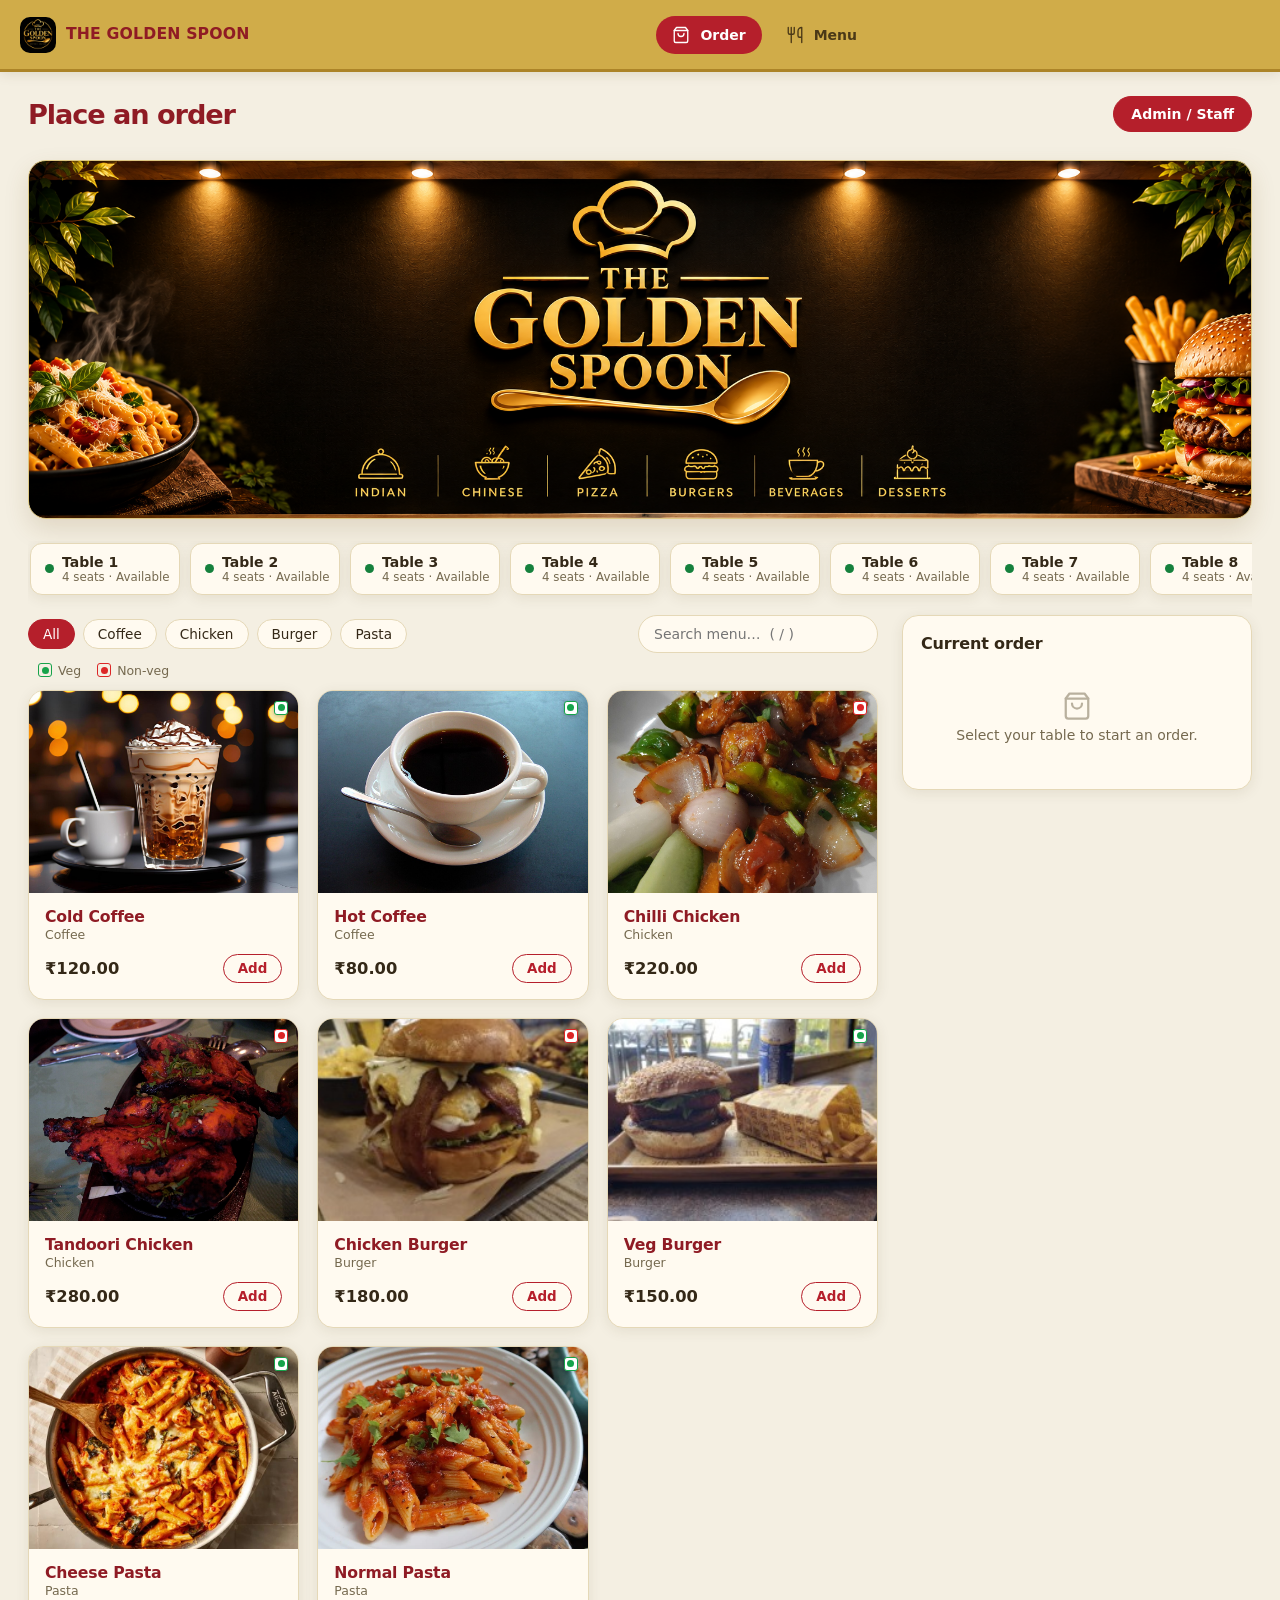
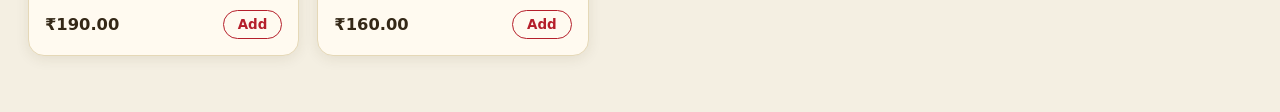
<file: static/index.html>
<!doctype html>
<html lang="en">
<head>
<meta charset="utf-8">
<meta name="viewport" content="width=device-width, initial-scale=1">
<meta name="theme-color" content="#0b1220">
<title>Restaurant Management System</title>
<link rel="icon" href="images/golden-spoon-logo.png" type="image/png">
<link rel="stylesheet" href="style.css">
<script>try{document.documentElement.dataset.theme=localStorage.getItem("rms-theme")||"light"}catch(e){}</script>
</head>
<body>
<noscript><p style="padding:24px">Please enable JavaScript to use this app.</p></noscript>
<div id="login" class="login" hidden>
  <section class="login-art">
    <img class="logo" src="images/golden-spoon-logo.png" alt="">
    <h1>Restaurant<br>management.</h1>
    <p>Management access for restaurant staff.</p>
    <ul><li>Table and order management</li><li>GST-ready invoices</li><li>Role-based staff access</li></ul>
  </section>
  <section class="login-form">
    <form id="login-form" class="card">
      <button id="login-back" class="admin-back" type="button">← Back to menu</button>
      <h2>Sign in</h2>
      <p class="muted">Administrator and staff access</p>
      <label for="login-email">Email</label>
      <input id="login-email" type="email" placeholder="admin@restaurant.local" autocomplete="username" required>
      <label for="login-password">Password</label>
      <div class="pwwrap"><input id="login-password" type="password" placeholder="Password" autocomplete="current-password" required>
        <button type="button" class="eye" data-login-eye aria-label="Show password">Show</button></div>
      <button class="primary block" type="submit">Sign in</button>
      <p id="login-hint" class="hint">Default admin: admin@restaurant.local / admin123<br>Staff: staff@restaurant.local / staff123</p>
      <p class="security-note">Browser-only credentials are stored on this device and are not secure for a public admin portal.</p>
    </form>
  </section>
</div>
<div id="app" class="shell">
  <aside class="side">
    <div class="brandrow"><img class="logo sm" src="images/golden-spoon-logo.png" alt=""><h1 id="brand">Restaurant</h1></div>
    <nav id="nav" aria-label="Main"></nav>
    <div class="userbox">
      <div class="avatar" id="avatar">G</div>
      <div><b id="uname">Guest</b><small class="muted" id="urole">Customer</small></div>
    </div>
  </aside>
  <div class="main">
    <header class="topbar">
      <h2 id="title">Orders</h2>
      <div class="topright"><span id="date" class="muted"></span><span id="clock" class="clock"></span>
        <button id="admin-access" class="admin-access" type="button">Admin / Staff</button>
        <button class="iconbtn" data-theme-btn id="themebtn" title="Switch light / dark theme" aria-label="Switch theme"></button></div>
    </header>
    <main id="view"></main>
  </div>
</div>

<div id="modal" class="modal" hidden><div class="box" id="box" role="dialog" aria-modal="true"></div></div>
<div id="toast" role="status" aria-live="polite"></div>
<script src="static-data.js"></script>
<script src="app.js"></script>
</body>
</html>
</file>
<file: static/style.css>
:root{--bg:#f4f6fa;--surface:#fff;--line:#e4e8ef;--txt:#0f172a;--mut:#64748b;--navy:#0b1220;--navy2:#162033;
--brand:#2563eb;--brand-d:#1d4ed8;--brand-l:#eaf1ff;--ok:#15803d;--ok-l:#e8f7ee;--bad:#c62828;--bad-l:#fdecec;--warn:#b45309;--warn-l:#fff4e0;
--hover:#f8fafc;--brand-b:#cfe0ff;--ok-b:#bfe6cc;--bad-b:#f2c4c4;--r:12px;--shadow:0 1px 2px rgba(15,23,42,.05),0 4px 14px rgba(15,23,42,.05)}
*{box-sizing:border-box}
body{margin:0;font-family:Inter,system-ui,"Segoe UI",Roboto,sans-serif;background:var(--bg);color:var(--txt);font-size:14px;-webkit-font-smoothing:antialiased}
h1,h2,h3,h4{margin:0;font-weight:600;letter-spacing:-.01em}
h3{font-size:1rem;margin-bottom:14px;display:flex;align-items:center;gap:8px}
label{display:block;font-size:.76rem;font-weight:600;color:var(--mut);margin:8px 0 2px}
.muted{color:var(--mut)}.r{text-align:right}.c{text-align:center}[hidden]{display:none!important}
button{font:inherit;font-weight:500;cursor:pointer;border:1px solid var(--line);background:var(--surface);color:var(--txt);padding:8px 14px;border-radius:8px;transition:.15s}
button:hover{border-color:var(--brand);background:var(--hover)}
button:focus-visible,input:focus-visible,select:focus-visible{outline:2px solid var(--brand);outline-offset:1px}
button.primary{background:var(--brand);border-color:var(--brand);color:#fff;font-weight:600}
button.primary:hover{background:var(--brand-d)}
button.danger{color:var(--bad);border-color:var(--bad-b);background:var(--surface)}button.danger:hover{background:var(--bad-l)}
button.block{width:100%;padding:11px;margin-top:12px}button.sm{padding:5px 10px;font-size:.8rem}
button.ghost{background:none;border:0;color:#9fb0cc;padding:4px 0;font-size:.78rem;border-radius:4px}button.ghost:hover{color:#fff;background:none}
input,select{font:inherit;width:100%;padding:10px 12px;margin:2px 0 4px;border-radius:8px;border:1px solid var(--line);background:var(--surface);color:var(--txt)}
input:focus,select:focus{border-color:var(--brand)}

/* demo sign-in */
.login{min-height:100vh;display:grid;grid-template-columns:1.1fr 1fr;background:var(--surface)}
.login-art{background:radial-gradient(circle at 15% 10%,#1e3a8a 0,transparent 50%),linear-gradient(120deg,#263f78,#c6a94f 75%);color:#fff;padding:64px 56px;display:flex;flex-direction:column;justify-content:center;gap:18px}
.login-art h1{font-size:2.4rem;line-height:1.15;margin-top:12px}.login-art p{color:#dbe4f5;max-width:420px;margin:0;font-size:1rem}
.login-art ul{list-style:none;padding:0;margin:10px 0 0;display:grid;gap:10px;color:#f3f0e6}
.login-art li:before{content:"✓";color:#60a5fa;font-weight:700;margin-right:10px}
.login-form{display:grid;place-items:center;padding:24px;background:#fffaf0}
.card{width:100%;max-width:420px}.card h2{font-size:1.6rem;margin-bottom:4px}.card .muted{margin:0 0 18px}
.hint,.security-note{color:var(--mut);font-size:.8rem;text-align:center;margin:14px 0 0}.hint{white-space:pre-line}
.security-note{color:#8a3d2c;font-size:.74rem}
.pwwrap{display:flex;align-items:center;border:1px solid var(--line);border-radius:8px;margin:2px 0 4px}
.pwwrap input{border:0;margin:0}.pwwrap .eye{border:0;background:transparent;color:var(--brand);padding:8px 12px}
.admin-back{border:0;background:transparent;color:#555;padding:4px 0;margin:0 0 24px;font-size:.86rem}
.admin-back:hover{background:transparent;color:var(--brand)}

/* logo */
.logo-mark{width:44px;height:44px;border-radius:12px;background:linear-gradient(135deg,#3b82f6,#1d4ed8);color:#fff;display:grid;place-items:center;font-weight:700;font-size:1.3rem}
.logo-mark.sm{width:34px;height:34px;font-size:1rem;border-radius:9px}

/* shell */
.shell{display:grid;grid-template-columns:240px 1fr;min-height:100vh}
.side{background:var(--navy);color:#cfd8ea;display:flex;flex-direction:column;padding:18px 14px;position:sticky;top:0;height:100vh}
body:not([data-role=customer]) .side{background:#101827;color:#f5f7fb;border-right:1px solid #263348}
body:not([data-role=customer]) .brandrow h1{color:#fff}
body:not([data-role=customer]) nav button{color:#c3cfe0}
body:not([data-role=customer]) nav button:hover{background:#202c40;color:#fff}
body:not([data-role=customer]) nav button.on{background:#b51f2b;color:#fff}
.brandrow{display:flex;align-items:center;gap:10px;padding:4px 8px 22px}.brandrow h1{font-size:1rem;color:#fff;line-height:1.2}
nav{display:grid;gap:4px;flex:1;align-content:start}
nav button{display:flex;align-items:center;gap:10px;text-align:left;border:0;background:none;color:#aab7d0;padding:10px 12px;border-radius:8px}
nav button:hover{background:var(--navy2);color:#fff}nav button.on{background:var(--brand);color:#fff}
.userbox{display:grid;grid-template-columns:auto 1fr;gap:2px 10px;align-items:center;padding:12px 8px 0;border-top:1px solid var(--navy2)}
.userbox .avatar{grid-row:span 2;width:34px;height:34px;border-radius:50%;background:var(--navy2);display:grid;place-items:center;color:#fff;font-weight:600}
.userbox b{color:#fff;font-size:.85rem}.userbox small{color:#8fa0bf}
.main{min-width:0}
.topbar{display:flex;justify-content:space-between;align-items:center;gap:12px;padding:16px 28px;background:var(--surface);border-bottom:1px solid var(--line);position:sticky;top:0;z-index:5}
.topbar h2{font-size:1.2rem}
.topright{display:flex;align-items:center;gap:12px}
body[data-role=customer] .admin-access{border:1px solid var(--brand,#971923);border-radius:999px;background:var(--brand,#a91e29);color:#fff;font-weight:750;padding:9px 17px}
body[data-role=customer] .admin-access:hover{filter:brightness(.9)}
body:not([data-role=customer]) .admin-access{background:#a91e29;border-color:#a91e29;border-radius:999px;color:#fff;font-weight:700}
main{padding:22px 28px 48px;max-width:1440px}

/* KPIs */
.kpis{display:grid;grid-template-columns:repeat(auto-fit,minmax(150px,1fr));gap:14px;margin-bottom:18px}
.kpi{background:var(--surface);border:1px solid var(--line);border-radius:var(--r);padding:14px 16px;box-shadow:var(--shadow);border-top:3px solid var(--brand)}
.kpi small{display:block;color:var(--mut);font-weight:500;margin-bottom:4px}.kpi b{font-size:1.5rem;letter-spacing:-.02em}
.kpi.ok{border-top-color:var(--ok)}.kpi.bad{border-top-color:var(--bad)}.kpi.warn{border-top-color:#f59e0b}

/* tables */
.strip{display:flex;gap:10px;overflow-x:auto;padding:2px 2px 14px;margin-bottom:6px}
.tbl{display:grid;grid-template-columns:auto 1fr;column-gap:8px;align-items:center;text-align:left;padding:10px 14px;min-width:150px;white-space:nowrap;border-radius:10px;box-shadow:var(--shadow)}
.tbl small{grid-column:2;color:var(--mut);font-size:.74rem}.tbl .dot{width:9px;height:9px;border-radius:50%;background:var(--ok);grid-row:span 2}
.tbl.occupied .dot{background:var(--bad)}.tbl.reserved .dot{background:#f59e0b}
.tbl.sel{border-color:var(--brand);background:var(--brand-l);box-shadow:0 0 0 2px var(--brand)}

/* POS */
.pos{display:grid;grid-template-columns:1fr 360px;gap:22px;align-items:start}
.toolbar{display:flex;gap:12px;justify-content:space-between;align-items:center;flex-wrap:wrap;margin-bottom:16px}
.pills{display:flex;gap:8px;flex-wrap:wrap}.pills button{border-radius:999px;padding:6px 14px;font-size:.85rem}
.pills button.on{background:var(--txt);color:var(--bg);border-color:var(--txt)}
.search{max-width:240px;margin:0}
.dishes{display:grid;grid-template-columns:repeat(auto-fill,minmax(210px,1fr));gap:18px}
.dish{background:var(--surface);border:1px solid var(--line);border-radius:14px;overflow:hidden;box-shadow:var(--shadow);transition:.2s}
.dish:hover{transform:translateY(-3px);box-shadow:0 10px 26px rgba(15,23,42,.12)}
.ph{position:relative;aspect-ratio:4/3;display:grid;place-items:center;font-size:3.4rem;overflow:hidden}
.ph img{position:absolute;inset:0;width:100%;height:100%;object-fit:cover}
.size{position:absolute;top:10px;left:10px;background:rgba(15,23,42,.78);color:#fff;font-style:normal;font-size:.72rem;font-weight:600;padding:3px 9px;border-radius:99px;backdrop-filter:blur(4px)}
.info{padding:14px 16px 16px}.info h4{font-size:.98rem}.info small{color:var(--mut);font-size:.78rem}
.buy{display:flex;justify-content:space-between;align-items:center;margin-top:12px}.buy b{font-size:1.02rem}
.buy button{padding:6px 14px;font-size:.84rem}
.buy button.add{background:var(--brand-l);color:var(--brand-d);border-color:var(--brand-b);font-weight:600}.buy button.add:hover{background:var(--brand);color:#fff}
.buy button.added{background:var(--ok-l);color:var(--ok);border-color:var(--ok-b);font-weight:600}

/* order panel */
.order,.panel{background:var(--surface);border:1px solid var(--line);border-radius:var(--r);padding:18px;box-shadow:var(--shadow)}
.order{position:sticky;top:78px}.ohead{display:flex;justify-content:space-between;align-items:center;margin-bottom:10px}.ohead h3{margin:0}
.row{display:flex;gap:10px;align-items:center;padding:10px 0;border-bottom:1px solid var(--line)}
.row .nm{flex:1;font-weight:500}.row .q{display:flex;gap:8px;align-items:center}.row .q button{padding:0 9px;line-height:1.5}
.row .amt{min-width:78px;text-align:right}
.tot{display:flex;justify-content:space-between;padding:14px 0 6px;font-weight:700;font-size:1.1rem}
.two{display:grid;grid-template-columns:1fr 1fr;gap:10px}
.acts{display:flex;gap:8px;margin-top:12px}.acts .primary{flex:1;padding:11px}
.empty{display:grid;justify-items:center;gap:6px;padding:28px 10px;color:var(--mut);text-align:center}.empty svg{width:30px;height:30px;opacity:.5}.empty p{margin:0}

/* pages */
.grid2{display:grid;grid-template-columns:repeat(auto-fit,minmax(340px,1fr));gap:18px}
.grid2.side-left{grid-template-columns:minmax(300px,380px) 1fr;align-items:start}.panel.wide{grid-column:1/-1}
.count{background:var(--bg);color:var(--mut);font-size:.75rem;padding:2px 9px;border-radius:99px;font-weight:600}
table{width:100%;border-collapse:collapse}th,td{text-align:left;padding:11px 8px;border-bottom:1px solid var(--line)}
tr:last-child td{border-bottom:0}th{color:var(--mut);font-weight:600;font-size:.74rem;text-transform:uppercase;letter-spacing:.05em}
th:last-child.r,td.r{text-align:right}
.tag{padding:3px 10px;border-radius:99px;font-size:.74rem;font-weight:600;background:var(--ok-l);color:var(--ok)}.tag.off{background:var(--bad-l);color:var(--bad)}
.bars{display:flex;align-items:flex-end;gap:12px;height:200px;padding-top:20px}
.bar{flex:1;height:100%;display:flex;flex-direction:column;justify-content:flex-end;align-items:center;gap:6px;min-width:0}
.bar i{width:100%;max-width:46px;background:linear-gradient(180deg,#3b82f6,#1d4ed8);border-radius:6px 6px 0 0;display:block}
.bar small{color:var(--mut);font-size:.72rem}.bar .val{font-size:.7rem;font-weight:600;color:var(--txt)}
.hbar{margin-bottom:14px}.hbar div:first-child{display:flex;justify-content:space-between;margin-bottom:5px}.hbar span{color:var(--mut);font-size:.82rem}
.track{height:7px;background:var(--bg);border-radius:99px;overflow:hidden}.track i{display:block;height:100%;background:var(--brand);border-radius:99px}

/* receipt */
.modal{position:fixed;inset:0;background:rgba(15,23,42,.55);display:grid;place-items:center;padding:16px;z-index:10}
.box{background:#fff;color:#111;border-radius:12px;padding:24px;width:100%;max-width:380px;font-family:ui-monospace,Consolas,monospace;font-size:.85rem;box-shadow:0 24px 60px rgba(0,0,0,.35)}
.box h2{text-align:center;margin-bottom:2px}.box .r{display:flex;justify-content:space-between}.box .big{font-size:1.05rem}
.box hr{border:0;border-top:1px dashed #999;margin:10px 0}
#toast{position:fixed;bottom:24px;left:50%;transform:translateX(-50%) translateY(10px);background:var(--txt);color:#fff;padding:11px 20px;border-radius:10px;opacity:0;transition:.25s;pointer-events:none;z-index:20;font-weight:500;box-shadow:var(--shadow)}
#toast.show{opacity:1;transform:translateX(-50%)}#toast.err{background:var(--bad)}

@media(max-width:1000px){.pos{grid-template-columns:1fr}.order{position:static}.grid2.side-left{grid-template-columns:1fr}}
@media(max-width:820px){.login{grid-template-columns:1fr}.login-art{display:none}
 .shell{grid-template-columns:1fr}.side{position:static;height:auto;flex-direction:row;flex-wrap:wrap;align-items:center;gap:8px;padding:10px 12px}
 .brandrow{padding:0}nav{display:flex;flex:1 1 100%;order:3;overflow-x:auto}nav button span{white-space:nowrap}
 .userbox{border:0;padding:0;margin-left:auto}.userbox .avatar,.userbox small{display:none}
 .topbar,main{padding-left:14px;padding-right:14px}.topbar{top:0}}
@media print{body *{visibility:hidden}.box,.box *{visibility:visible}.box{position:absolute;left:0;top:0;box-shadow:none}.noprint{display:none}}

/* ---- dark theme ---- */
[data-theme=dark]{--bg:#0a101c;--surface:#111a2b;--line:#222f47;--txt:#e6ecf8;--mut:#8b9bb8;--hover:#17233a;--brand:#4b83f5;--brand-d:#3b71e0;
--brand-l:#14284f;--brand-b:#25437d;--ok:#4cc380;--ok-l:#0f2a1c;--ok-b:#1e4d33;--bad:#f0706c;--bad-l:#34171a;--bad-b:#5a2a2c;--warn-l:#35260c;
--shadow:0 1px 2px rgba(0,0,0,.4),0 6px 18px rgba(0,0,0,.25);color-scheme:dark}
[data-theme=dark] .ph{filter:saturate(.95)}

/* ---- additions ---- */
.pwwrap{position:relative}.pwwrap input{padding-right:64px}
.eye{position:absolute;right:6px;top:8px;border:0;background:none;color:var(--brand);padding:4px 8px;font-size:.8rem}
.warnline{color:var(--warn);font-size:.8rem;margin:2px 0}
.topright{display:flex;align-items:center;gap:14px}.clock{font-weight:600;font-variant-numeric:tabular-nums}
.iconbtn{display:grid;place-items:center;width:36px;height:36px;padding:0;border-radius:10px}
.ulinks{grid-column:2;display:flex;gap:14px}
.vn{display:inline-block;width:14px;height:14px;border:1.5px solid;border-radius:3px;position:relative;vertical-align:-2px}
.vn:after{content:"";position:absolute;inset:2.5px;border-radius:50%;background:currentColor}
.vn.veg{color:#16a34a}.vn.nonveg{color:#dc2626}
.ph .vn{position:absolute;top:10px;right:10px;background:#fff;box-shadow:0 1px 4px rgba(0,0,0,.25)}
.legend{display:flex;gap:6px;align-items:center;color:var(--mut);font-size:.78rem;margin:-6px 0 12px}.legend .vn{margin-left:10px}
.tbl .amt{grid-column:2;color:var(--brand);font-weight:600}
.row .nm small{display:block;color:var(--mut);font-size:.74rem;font-weight:400}
.sum{border-top:1px solid var(--line);margin-top:6px;padding-top:8px}.sum>div{display:flex;justify-content:space-between;padding:3px 0}
.sum .tot{border-top:1px dashed var(--line);margin-top:6px;padding:10px 0 4px}
.tiny{font-size:.78rem;margin:4px 0 8px}.sub{font-size:.8rem;font-weight:500;color:var(--mut)}
.phead{display:flex;justify-content:space-between;align-items:center;gap:12px;flex-wrap:wrap;margin-bottom:6px}.phead h3{margin:0}
.filters{display:flex;gap:8px;align-items:center}.filters input{width:auto;margin:0}.inl{display:inline;margin:0}
.scroll{overflow-x:auto}.nowrap{white-space:nowrap}
.chips{display:flex;flex-wrap:wrap;gap:8px}.chip{background:var(--bg);border:1px solid var(--line);border-radius:99px;padding:5px 6px 5px 12px;font-size:.84rem;display:inline-flex;gap:6px;align-items:center}
.chip:not(:has(.x)){padding-right:12px}
.chip .x{border:0;background:none;padding:0 6px;color:var(--bad);font-size:1rem;line-height:1}
.actions{margin:0 0 16px}.gap{margin-top:20px}
.tag.off2{background:var(--bg);color:var(--mut)}
.strong{font-weight:700;letter-spacing:.12em;margin-top:6px}
.box.dlg{font-family:inherit;font-size:.92rem;background:var(--surface);color:var(--txt);border:1px solid var(--line)}
.box.dlg h3{margin-bottom:10px}.box.dlg button{color:var(--txt);background:var(--surface);border-color:var(--line)}
.box.dlg button.primary{background:var(--brand);color:#fff;border-color:var(--brand)}
.box button{color:#111;background:#f1f1f1;border-color:#ccc}
tr:hover td{background:var(--hover)}
@media(max-width:820px){.topright .muted,.clock{display:none}.ulinks{gap:8px}}
@page{size:80mm auto;margin:4mm}
@media print{.box{width:72mm;max-width:none;font-size:11px;padding:0;background:#fff;color:#000;border:0}}
.userbox b,.userbox small{display:block;line-height:1.3}
.logo{width:60px;height:60px;border-radius:15px;object-fit:contain;display:block}.logo.sm{width:36px;height:36px;border-radius:10px}

/* customer storefront */
body[data-role=customer]{--bg:#f4efe2;--surface:#fffaf0;--line:#e5d8b7;--txt:#342817;--mut:#75694f;--brand:#b51f2b;--brand-d:#971923;
 --brand-l:#f5e9c8;--brand-b:#ddc783;--navy:#d0ac49;--navy2:#c29a32;--hover:#f8efd9;--shadow:0 3px 14px rgba(71,51,16,.09);background:var(--bg);color:var(--txt)}
body[data-role=customer] .shell{display:block;min-height:100vh}
body[data-role=customer] .side{height:auto;min-height:72px;position:sticky;top:0;z-index:6;display:flex;flex-direction:row;align-items:center;gap:20px;padding:10px max(20px,calc((100vw - 1280px)/2));background:var(--navy,#c9a23b);color:#33250e;border-bottom:3px solid #ac8428;box-shadow:0 2px 12px rgba(82,59,14,.13)}
body[data-role=customer] .brandrow{padding:0;gap:10px;white-space:nowrap}
body[data-role=customer] .brandrow h1{color:var(--store-heading,#8f1b24);font-size:.98rem;font-weight:850;letter-spacing:.01em}
body[data-role=customer] nav{display:flex;justify-content:center;gap:8px}
body[data-role=customer] nav button{color:#4b3917;padding:10px 16px;border-radius:999px;font-weight:700}
body[data-role=customer] nav button:hover{background:#e1c66e;color:#8f1b24}
body[data-role=customer] nav button.on{background:var(--brand,#a91e29);color:#fff}
body[data-role=customer] .userbox{display:flex;gap:10px;align-items:center;border:0;padding:0 0 0 12px;white-space:nowrap}
body[data-role=customer] .userbox .avatar{width:32px;height:32px;background:#fce4e8;color:#ba0024;display:grid}
body[data-role=customer] .userbox b{color:#171717}
body[data-role=customer] .userbox small{color:#686868}
body[data-role=customer] .ulinks{display:flex;gap:10px}
body[data-role=customer] .ulinks button.ghost{color:#444;font-weight:650}
body[data-role=customer] .ulinks button.ghost:hover{color:#c80028}
body[data-role=customer] .main{max-width:1600px;margin:auto}
body[data-role=customer] .topbar{position:static;background:transparent;border:0;padding:24px 28px 12px}
body[data-role=customer] .topbar h2{font-size:1.7rem;font-weight:800;letter-spacing:-.04em;color:var(--store-heading,#b91018)}
body[data-role=customer] main{max-width:none;padding:16px 28px 56px}
body[data-role=customer] .customer-hero{display:flex;justify-content:space-between;align-items:center;gap:20px;min-height:180px;margin-bottom:22px;padding:24px 32px;border:1px solid var(--brand-b,#b18b31);border-radius:18px;background:radial-gradient(circle at 88% 25%,rgba(255,255,255,.2) 0 8%,transparent 8.5%),linear-gradient(112deg,color-mix(in srgb,var(--store-banner,#d0ac49) 72%,white),var(--store-banner,#d0ac49) 58%,color-mix(in srgb,var(--store-banner,#d0ac49) 72%,#614512));background-size:cover;background-position:center;color:var(--store-heading,#8f1b24);overflow:hidden;box-shadow:0 10px 24px rgba(108,77,20,.15)}
body[data-role=customer] .customer-hero.banner-artwork{width:100%;min-height:0;padding:0;aspect-ratio:2048/600;background-size:100% 100%;background-position:center}
body[data-role=customer] .customer-hero.banner-artwork>div{display:none}
body[data-role=customer] .customer-hero .eyebrow,body[data-role=customer] .customer-menu-head .eyebrow{font-size:.72rem;font-weight:800;letter-spacing:.14em}
body[data-role=customer] .customer-hero h2,body[data-role=customer] .customer-menu-head h2{font-size:clamp(1.5rem,3vw,2.3rem);font-weight:800;letter-spacing:-.04em;margin:8px 0}
body[data-role=customer] .customer-hero p{margin:0;color:var(--txt,#493617);font-size:.98rem}
body[data-role=customer] .hero-food{font-size:5.7rem;filter:drop-shadow(0 12px 10px rgba(95,44,0,.2));transform:rotate(-9deg);padding:0 22px}
body[data-role=customer] .strip{padding-top:2px}
body[data-role=customer] .tbl{border-radius:12px;background:var(--surface,#fbf5e5);border-color:var(--line,#e2d3a9)}
body[data-role=customer] .pos{grid-template-columns:minmax(0,1fr) 350px;gap:24px}
body[data-role=customer] .pills button.on{background:var(--brand,#c9151d);border-color:var(--brand,#c9151d);color:#fff}
body[data-role=customer] .search{border-radius:999px;padding:10px 15px}
body[data-role=customer] .dish{background:var(--surface,#fbf5e5);border-color:var(--line,#e2d3a9);border-radius:16px}
body[data-role=customer] .dish:hover{box-shadow:0 12px 28px rgba(25,20,18,.12)}
body[data-role=customer] .info{padding:14px 16px 16px}
body[data-role=customer] .info h3{margin:0 0 5px;font-size:1rem;color:var(--store-heading,#b91018)}
body[data-role=customer] .info h4{font-weight:750;color:var(--store-heading,#b91018)}
body[data-role=customer] .buy button.add{background:var(--surface,#fffaf0);border:1px solid var(--brand,#b51f2b);color:var(--brand,#a51b26);border-radius:999px}
body[data-role=customer] .buy button.add:hover{background:var(--brand,#b51f2b);color:#fff}
body[data-role=customer] .order{top:92px;border-radius:16px;background:var(--surface,#fbf5e5);border-color:var(--line,#e2d3a9)}
body[data-role=customer] .customer-menu-head{display:flex;justify-content:space-between;align-items:center;gap:16px;margin:2px 0 24px}
body[data-role=customer] .customer-menu-head .eyebrow{color:var(--store-heading,#a51b26)}
body[data-role=customer] .customer-menu-head h2{margin:7px 0 4px;color:var(--store-heading,#a51b26)}
body[data-role=customer] .customer-menu-head p{margin:0}
body[data-role=customer] .customer-menu-head button{border-radius:999px;padding:11px 20px}
body[data-role=customer] .customer-menu-grid{display:grid;grid-template-columns:repeat(auto-fill,minmax(220px,1fr));gap:20px}
body[data-role=customer] .userbox,body[data-role=customer] #themebtn,body[data-role=customer] #date,body[data-role=customer] #clock{display:none}
body[data-role=customer] .tbl.occupied .dot{background:#b51f2b}
.storefront-editor.full{grid-column:1/-1}
.store-copy{grid-template-columns:repeat(auto-fit,minmax(280px,1fr));gap:24px}
.store-copy textarea{font:inherit;width:100%;resize:vertical;padding:10px 12px;border:1px solid var(--line);border-radius:8px;background:var(--surface);color:var(--txt)}
.store-uploads{display:grid;grid-template-columns:repeat(auto-fit,minmax(160px,1fr));gap:14px}
.store-upload,.store-food{display:flex;flex-direction:column;align-items:flex-start;gap:8px;min-width:0}
.store-thumb{width:100%;height:120px;display:grid;place-items:center;overflow:hidden;border:1px solid var(--line);border-radius:10px;background:var(--bg);color:var(--mut);font-size:.8rem}
.store-thumb img{width:100%;height:100%;object-fit:cover}
.upload-button{display:inline-flex;align-items:center;justify-content:center;margin:0;padding:7px 12px;border:1px solid var(--line);border-radius:8px;background:var(--surface);color:var(--txt);cursor:pointer}
.upload-button:hover{border-color:var(--brand);color:var(--brand)}
.upload-button input{position:absolute;width:1px;height:1px;overflow:hidden;clip:rect(0,0,0,0);white-space:nowrap}
.store-colors{display:grid;grid-template-columns:repeat(auto-fit,minmax(145px,1fr));gap:12px}
.color-setting{display:flex;align-items:center;justify-content:space-between;gap:8px;margin:0;padding:8px 10px;border:1px solid var(--line);border-radius:9px;background:var(--bg);color:var(--txt)}
.color-setting input[type=color]{width:42px;height:32px;padding:2px;margin:0;cursor:pointer}
.store-food-grid{display:grid;grid-template-columns:repeat(auto-fill,minmax(155px,1fr));gap:16px}
.store-food b{font-size:.88rem}
@media(max-width:1000px){body[data-role=customer] .pos{grid-template-columns:1fr}body[data-role=customer] .order{position:static}}
@media(max-width:820px){
 body[data-role=customer] .side{flex-wrap:wrap;gap:8px;padding:10px 14px}
 body[data-role=customer] .brandrow{order:1}
 body[data-role=customer] nav{order:3;flex:1 1 100%;overflow-x:auto;justify-content:flex-start}
 body[data-role=customer] nav button{white-space:nowrap}
 body[data-role=customer] .userbox{order:2;margin-left:auto}
 body[data-role=customer] .userbox .avatar,body[data-role=customer] .userbox small{display:none}
 body[data-role=customer] .ulinks{gap:8px}
 body[data-role=customer] .topbar,body[data-role=customer] main{padding-left:14px;padding-right:14px}
 body[data-role=customer] .customer-hero{min-height:180px;padding:22px;border-radius:14px}
 body[data-role=customer] .hero-food{font-size:4.4rem;padding:0 4px}
 body[data-role=customer] .customer-menu-head{align-items:flex-start}
}
@media(max-width:480px){body[data-role=customer] .customer-hero p{max-width:250px;font-size:.88rem}body[data-role=customer] .hero-food{font-size:3.4rem}body[data-role=customer] .customer-menu-head{flex-direction:column}}
</file>
